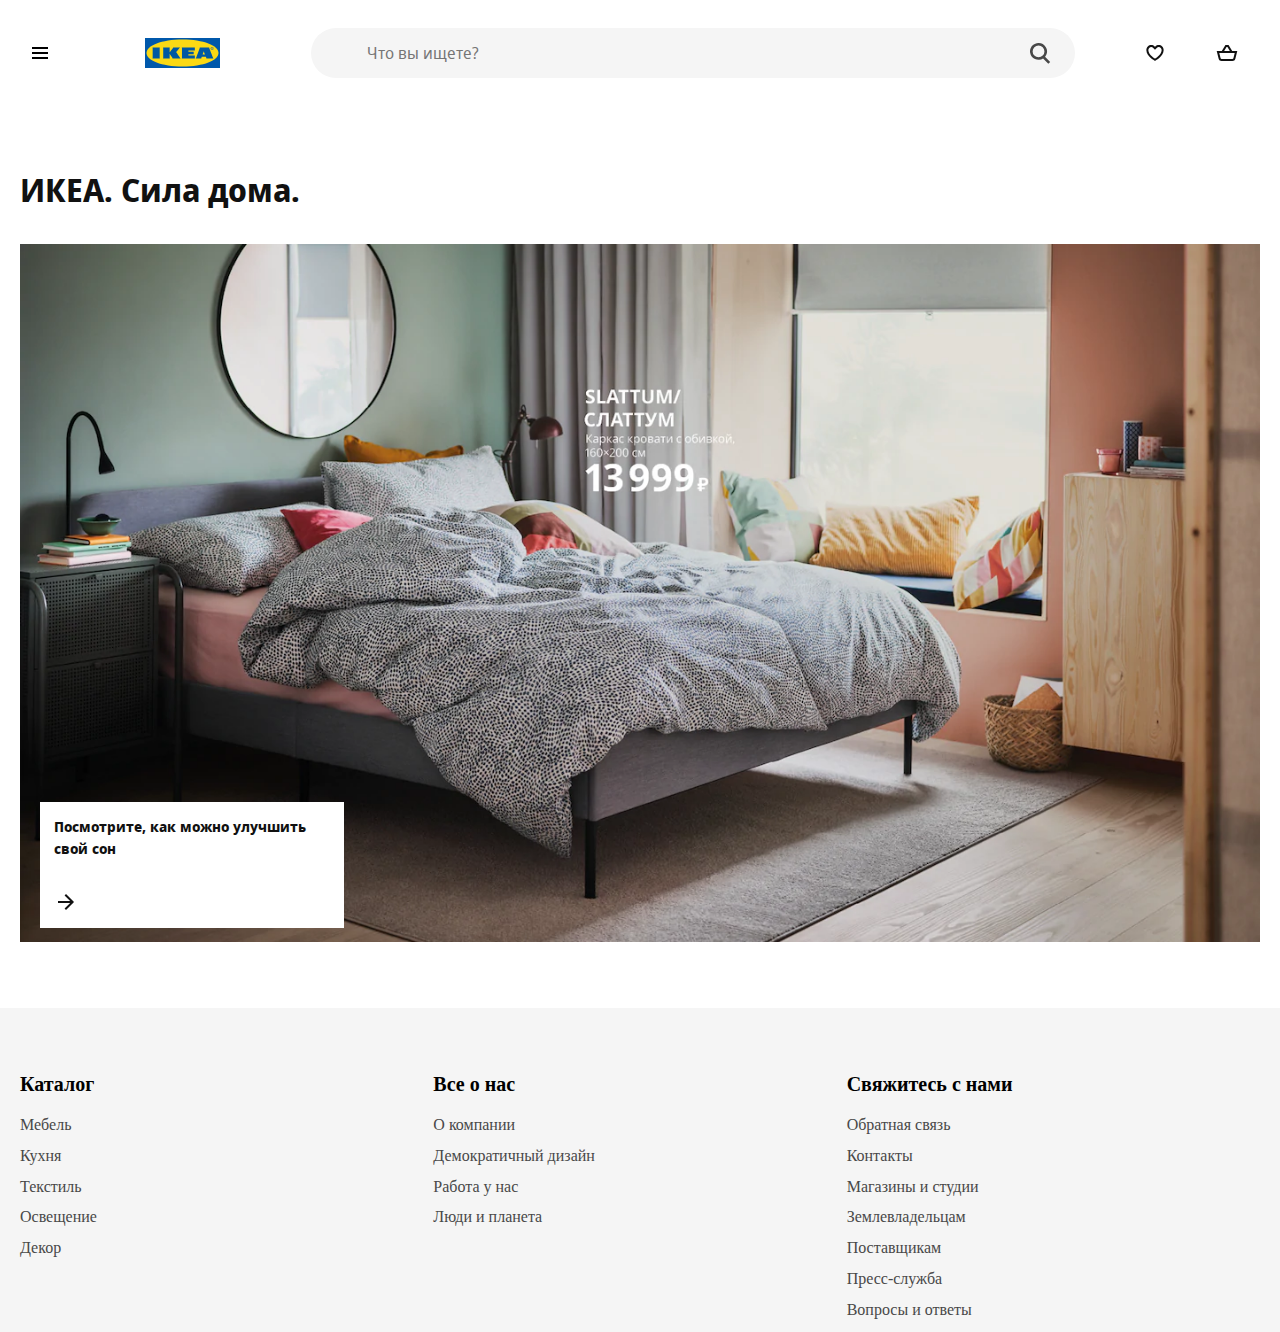
<file: index.html>
<!DOCTYPE html>
<html lang="en">
  <head>
    <meta charset="UTF-8" />
    <meta
      name="viewport"
      content="width=device-width, user-scalable=no, initial-scale=1.0, maximum-scale=1.0, minimum-scale=1.0"
    />
    <meta http-equiv="X-UA-Compatible" content="ie=edge" />
    <link
      rel="apple-touch-icon"
      sizes="180x180"
      href="favicon/apple-touch-icon.png"
    />
    <link
      rel="icon"
      type="image/png"
      sizes="32x32"
      href="favicon/favicon-32x32.png"
    />
    <link
      rel="icon"
      type="image/png"
      sizes="16x16"
      href="favicon/favicon-16x16.png"
    />
    <link
      rel="mask-icon"
      href="favicon/safari-pinned-tab.svg"
      color="#0058ab"
    />
    <meta name="msapplication-TileColor" content="#0058ab" />
    <meta name="theme-color" content="#0058ab" />
    <title>ИКЕА - официальный интернет-магазин мебели - IKEA</title>
    <link rel="stylesheet" href="styles/styles.css" />

    <script src="./script/index.js" defer type="module"></script>
  </head>
  <body>
    <main>
      <div class="container">
        <h1 class="main-header">ИКЕА. Сила дома.</h1>
        <aside class="offer">
          <a href="card.html#idd059">
            <picture>
              <source
                srcset="image/b47e07ee97fd5f9bf030d258d462a945.webp"
                type="image/webp"
              />
              <img
                src="image/b47e07ee97fd5f9bf030d258d462a945.jpg"
                alt="СЛАТТУМ"
              />
            </picture>
          </a>
          <a class="offer-extra" href="goods.html?subcat=Кровати">
            <p>Посмотрите, как можно улучшить свой сон</p>
            <svg
              focusable="false"
              viewBox="0 0 24 24"
              class="offer-arrow"
              aria-hidden="true"
            >
              <path
                fill-rule="evenodd"
                clip-rule="evenodd"
                d="M19.2937 12.7074L20.0008 12.0003L19.2938 11.2932L12.0008 3.99927L10.5865 5.41339L16.1727 11.0003H4V13.0003H16.1723L10.5855 18.5868L11.9996 20.0011L19.2937 12.7074Z"
              ></path>
            </svg>
          </a>
        </aside>
      </div>
    </main>
  </body>
</html>
</file>
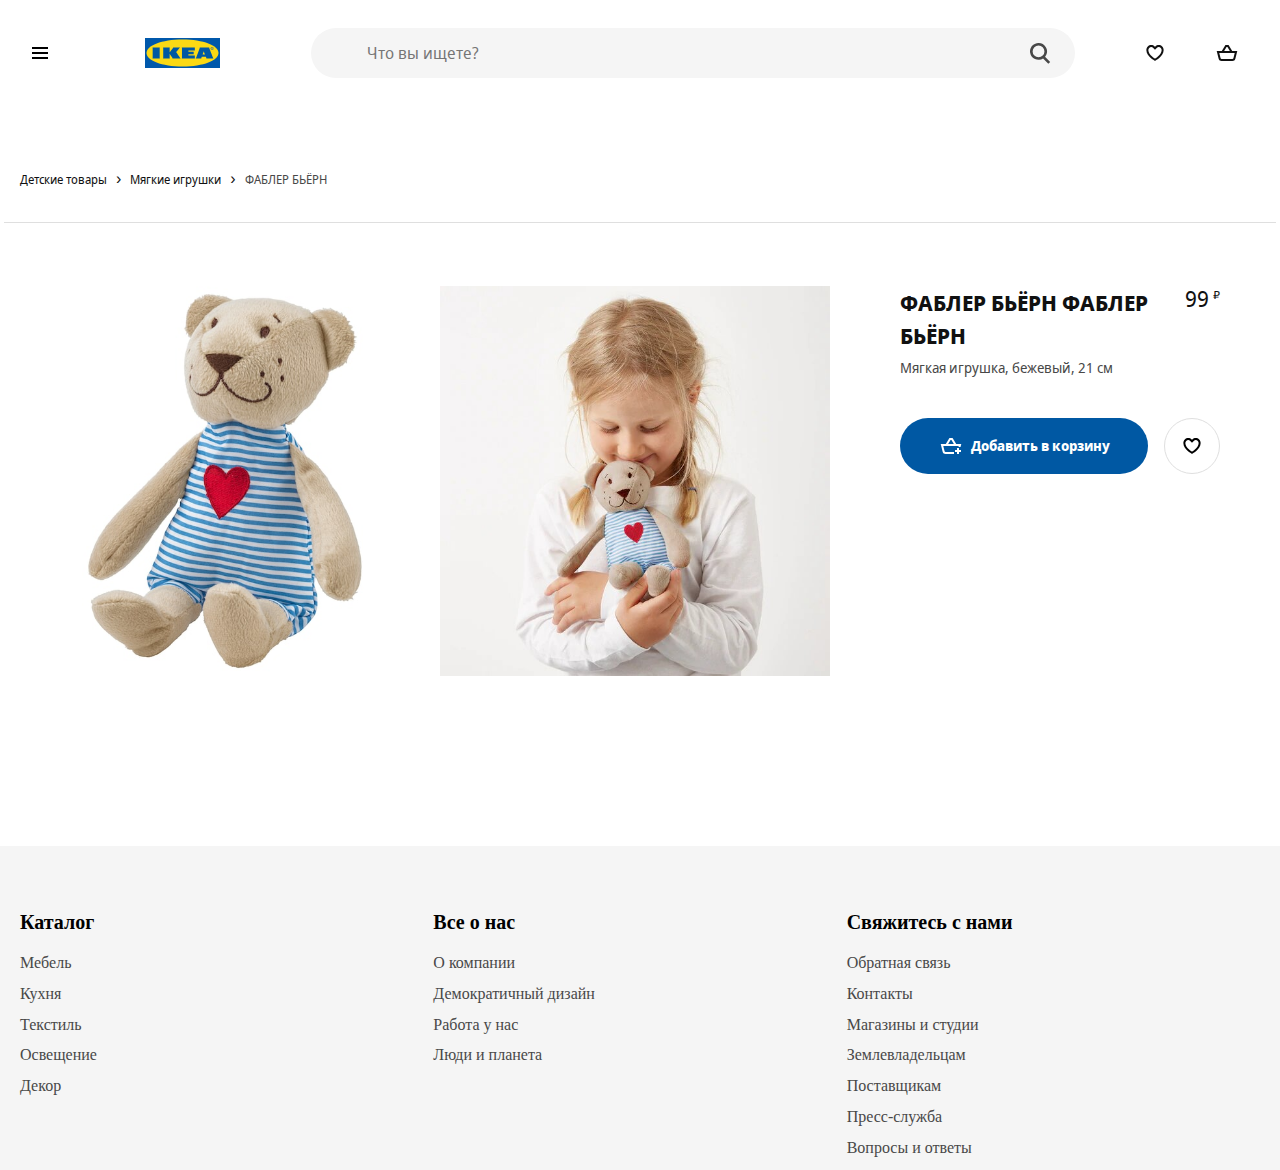
<file: card.html>
<!DOCTYPE html>
<html lang="en">
  <head>
    <meta charset="UTF-8" />
    <meta
      name="viewport"
      content="width=device-width, user-scalable=no, initial-scale=1.0, maximum-scale=1.0, minimum-scale=1.0"
    />
    <meta http-equiv="X-UA-Compatible" content="ie=edge" />
    <link
      rel="apple-touch-icon"
      sizes="180x180"
      href="favicon/apple-touch-icon.png"
    />
    <link
      rel="icon"
      type="image/png"
      sizes="32x32"
      href="favicon/favicon-32x32.png"
    />
    <link
      rel="icon"
      type="image/png"
      sizes="16x16"
      href="favicon/favicon-16x16.png"
    />
    <link
      rel="mask-icon"
      href="favicon/safari-pinned-tab.svg"
      color="#0058ab"
    />
    <meta name="msapplication-TileColor" content="#0058ab" />
    <meta name="theme-color" content="#0058ab" />
    <title>Детские игрушки - IKEA</title>
    <link rel="stylesheet" href="styles/styles.css" />

    <script src="./script/index.js" defer type="module"></script>
  </head>
  <body>
    <main>
      <div class="container">
        <div class="breadcrumb">
          <nav
            role="navigation"
            aria-label="Breadcrumb"
            class="breadcrumb__nav"
          >
            <ul class="breadcrumb__list">
              <li class="breadcrumb__list-item">
                <a href="goods.html?cat=Детские товары" class="breadcrumb__link"
                  ><span>Детские товары</span></a
                >
              </li>

              <li class="breadcrumb__list-item">
                <a href="goods.html?cat=Мягкие игрушки" class="breadcrumb__link"
                  ><span>Мягкие игрушки</span></a
                >
              </li>

              <li class="breadcrumb__list-item">
                <a href="#" class="breadcrumb__link"
                  ><span>ФАБЛЕР БЬЁРН</span></a
                >
              </li>
            </ul>
          </nav>
        </div>

        <div class="good wrapper">
          <div class="good-images">
            <div class="good-image__item">
              <img
                src="image/fabler-byorn-myagkaya-igrushka-bezhevyy__0710165_PE727396_S5.jpg"
                alt=""
              />
            </div>
            <div class="good-image__item">
              <img
                src="image/fabler-byorn-myagkaya-igrushka-bezhevyy__0876865_PE611124_S5.jpg"
                alt=""
              />
            </div>
          </div>
          <div class="good-item">
            <!-- not-in-stock - нет в наличии-->
            <p class="good-item__new">Новинка</p>

            <div class="good-item__section">
              <div>
                <h2 class="good-item__header">ФАБЛЕР БЬЁРН ФАБЛЕР БЬЁРН</h2>
                <p class="good-item__description">
                  Мягкая игрушка, бежевый, 21 см
                </p>
              </div>
              <p class="good-item__price">
                <span class="good-item__empty">Нет в наличии</span>
                <span class="good-item__price-value">99</span>
                <span class="good-item__currency">₽</span>
              </p>
            </div>
            <div class="good-item__buttons">
              <button type="button" class="btn btn-good" data-idd="idd001">
                <svg
                  focusable="false"
                  viewBox="0 0 24 24"
                  class="btn-good-svg"
                  aria-hidden="true"
                >
                  <path
                    fill-rule="evenodd"
                    clip-rule="evenodd"
                    d="M10.4372 4H10.9993H12.0003H12.9996H13.5616L13.8538 4.48014L17.2112 9.99713H21H22.2806L21.9702 11.2396L21.5303 13H19.4688L19.7194 11.9971H4.28079L5.59143 17.2397C5.70272 17.6848 6.1027 17.9971 6.56157 17.9971H15V19.9971H6.56157C5.18496 19.9971 3.98502 19.0602 3.65114 17.7247L2.02987 11.2397L1.71924 9.99713H3.00002H6.78793L10.145 4.48017L10.4372 4ZM12.4375 6L14.87 9.99713H9.12911L11.5614 6H12.0003H12.4375ZM17.9961 16V14H19.9961V16H21.9961V18H19.9961V20H17.9961V18H15.9961V16H17.9961Z"
                  ></path>
                </svg>

                <span class="btn-good__label">Добавить в корзину</span>
              </button>
              <button
                type="button"
                class="btn btn-add-wishlist"
                data-idd="idd001"
              >
                <svg
                  focusable="false"
                  viewBox="0 0 24 24"
                  class="btn-add-wishlist__svg"
                  aria-hidden="true"
                >
                  <path
                    fill-rule="evenodd"
                    clip-rule="evenodd"
                    d="M12.336 5.52055C14.2336 3.62376 17.3096 3.62401 19.2069 5.52129C20.2067 6.52115 20.6796 7.85005 20.6259 9.15761C20.6151 12.2138 18.4184 14.8654 16.4892 16.6366C15.4926 17.5517 14.5004 18.2923 13.7593 18.8036C13.3879 19.0598 13.0771 19.2601 12.8574 19.3973C12.7475 19.466 12.6601 19.519 12.5992 19.5555C12.5687 19.5737 12.5448 19.5879 12.5279 19.5978L12.5079 19.6094L12.502 19.6129L12.5001 19.614C12.5001 19.614 12.4989 19.6147 11.9999 18.748C11.501 19.6147 11.5005 19.6144 11.5005 19.6144L11.4979 19.6129L11.4919 19.6094L11.472 19.5978C11.4551 19.5879 11.4312 19.5737 11.4007 19.5555C11.3397 19.519 11.2524 19.466 11.1425 19.3973C10.9227 19.2601 10.612 19.0598 10.2405 18.8036C9.49947 18.2923 8.50726 17.5517 7.51063 16.6366C5.58146 14.8654 3.38477 12.2139 3.37399 9.15765C3.32024 7.85008 3.79314 6.52117 4.79301 5.52129C6.69054 3.62376 9.76704 3.62376 11.6646 5.52129L11.9993 5.856L12.3353 5.52129L12.336 5.52055ZM11.9999 18.748L11.5005 19.6144L11.9999 19.9019L12.4989 19.6147L11.9999 18.748ZM11.9999 17.573C12.1727 17.462 12.384 17.3226 12.6236 17.1573C13.3125 16.6821 14.2267 15.9988 15.1366 15.1634C17.0157 13.4381 18.6259 11.2919 18.6259 9.13506V9.11213L18.627 9.08922C18.6626 8.31221 18.3844 7.52727 17.7926 6.9355C16.6762 5.81903 14.866 5.81902 13.7495 6.9355L13.7481 6.93689L11.9965 8.68166L10.2504 6.9355C9.13387 5.81903 7.3237 5.81903 6.20722 6.9355C5.61546 7.52727 5.33724 8.31221 5.3729 9.08922L5.37395 9.11213V9.13507C5.37395 11.2919 6.98418 13.4381 8.86325 15.1634C9.77312 15.9988 10.6874 16.6821 11.3762 17.1573C11.6159 17.3226 11.8271 17.462 11.9999 17.573Z"
                  ></path>
                </svg>
              </button>
            </div>
          </div>
        </div>
      </div>
    </main>
  </body>
</html>
</file>
<file: styles/styles.css>
/*
* Prefixed by https://autoprefixer.github.io
* PostCSS: v7.0.29,
* Autoprefixer: v9.7.6
* Browsers: last 4 version
*/

@font-face {
  font-family: "Noto Sans";
  src: local("Noto Sans Display Regular"), local("NotoSansDisplay-Regular"),
    url("../fonts/Notosansdisplayregular.woff2") format("woff2"),
    url("../fonts/Notosansdisplayregular.woff") format("woff");
  font-weight: 400;
  font-style: normal;
}

@font-face {
  font-family: "Noto Sans";
  src: local("Noto Sans Display Italic"), local("NotoSansDisplay-Italic"),
    url("../fonts/Notosansdisplayitalic.woff2") format("woff2"),
    url("../fonts/Notosansdisplayitalic.woff") format("woff");
  font-weight: 400;
  font-style: italic;
}

@font-face {
  font-family: "Noto Sans";
  src: local("Noto Sans Display Bold"), local("NotoSansDisplay-Bold"),
    url("../fonts/Notosansdisplaybold.woff2") format("woff2"),
    url("../fonts/Notosansdisplaybold.woff") format("woff");
  font-weight: 700;
  font-style: normal;
}

@font-face {
  font-family: "Noto Sans";
  src: local("Noto Sans Display Bold Italic"),
    local("NotoSansDisplay-BoldItalic"),
    url("../fonts/Notosansdisplaybolditalic.woff2") format("woff2"),
    url("../fonts/Notosansdisplaybolditalic.woff") format("woff");
  font-weight: 700;
  font-style: italic;
}

html {
  -webkit-box-sizing: border-box;
  box-sizing: border-box;
}

*,
*::before,
*::after {
  -webkit-box-sizing: inherit;
  box-sizing: inherit;
}

body {
  min-width: 320px;
  margin: 0;

  background-color: #fff; /*под проект*/
  font-family: Noto Sans, Arial, sans-serif; /*в "" свой шрифт под проект*/

  font-size: 16px;
  color: #111;
  line-height: 1.5;
  -webkit-font-smoothing: subpixel-antialiased;
}

button,
input {
  font: inherit;
}

button {
  cursor: pointer;
}

img {
  max-width: 100%;
  width: 100%;
  height: auto;
}

a {
  text-decoration: none;
  color: inherit;
}

ul {
  list-style: none;
  padding: 0;
  margin: 0;
}

h1,
h2,
h3,
p {
  padding: 0;
  margin: 0;
}

/* container */

.container {
  max-width: 100rem;
  margin: 0 auto;
  padding: 0 1.25rem;
}

.visually-hidden {
  position: absolute !important;
  clip: rect(1px 1px 1px 1px);
  clip: rect(1px, 1px, 1px, 1px);
  padding: 0 !important;
  border: 0 !important;
  height: 1px !important;
  width: 1px !important;
  overflow: hidden;
}

/* при работе с float */

.clearfix::after {
  content: "";
  display: table;
  clear: both;
}

header {
  margin-bottom: 3.75rem;
}

.header {
  display: -ms-grid;
  display: grid;
  grid-gap: 1.25rem;
  -ms-grid-columns: 2fr 1.25rem 2fr 1.25rem 16fr 1.25rem 1fr 1.25rem 1fr;
  grid-template-columns: 2fr 2fr 16fr 1fr 1fr;
  -webkit-box-align: center;
  -ms-flex-align: center;
  align-items: center;
  padding: 1.75rem 0;
}

footer {
  background-color: #f5f5f5;
  margin-top: 3.75rem;
  padding: 3.75rem 0 0 0;
}

.footer {
  display: -ms-grid;
  display: grid;
  -ms-grid-columns: 1fr 1fr 1fr;
  grid-template-columns: 1fr 1fr 1fr;
}

.main-header {
  margin-bottom: 1.875rem;
}

.btn {
  background-color: transparent;
  outline: transparent;
  border-radius: 50%;
  width: 40px;
  height: 40px;
  display: -webkit-box;
  display: -ms-flexbox;
  display: flex;
  -webkit-box-align: center;
  -ms-flex-align: center;
  align-items: center;
  -webkit-box-pack: center;
  -ms-flex-pack: center;
  justify-content: center;
  border: 1px solid transparent;
}

.btn:hover {
  background-color: #f5f5f5;
  color: #111;
}

.svg-icon {
  fill: currentColor;
}

.logo {
  text-align: center;
  width: 75px;
  height: 30px;
}

.search {
  position: relative;
  -webkit-box-flex: 1;
  -ms-flex-positive: 1;
  flex-grow: 1;
  height: 50px;
  margin: 0 40px;
}

.search-input {
  -webkit-appearance: none;
  -moz-appearance: none;
  appearance: none;
  background-color: #f5f5f5;
  display: block;
  appearance: none;
  width: 100%;
  height: 100%;
  padding: 0.5rem 3.5rem;
  margin: 0 auto;
  line-height: 1.5;
  border: 0;
  border-radius: 50em;
  outline: 0;
  -webkit-box-shadow: none;
  box-shadow: none;
  -webkit-transition: background 0.2s;
  -o-transition: background 0.2s;
  transition: background 0.2s;
}

.search-btn {
  position: absolute;
  top: 0.9rem;
  right: 0.9rem;
  background-image: url("data:image/svg+xml;charset=utf-8,%3Csvg width='16' height='17' fill='%23484848' xmlns='http://www.w3.org/2000/svg'%3E%3Cpath fill-rule='evenodd' clip-rule='evenodd' d='M6.5 11a4.5 4.5 0 110-9 4.5 4.5 0 010 9zm4.968-.307a6.5 6.5 0 10-1.514 1.315l3.996 3.996 1.414-1.414-3.896-3.897z'/%3E%3C/svg%3E");
  background-repeat: no-repeat;
  background-size: contain;
  width: 2.5rem;
  height: 1.5rem;
  background-position: center;
}

.offer {
  position: relative;
}

.offer-extra {
  position: absolute;
  padding: 0.9rem;
  color: #111;
  left: 1.25rem;
  bottom: 1.25rem;
  display: -webkit-box;
  display: -ms-flexbox;
  display: flex;
  background: #fff;
  -webkit-box-orient: vertical;
  -webkit-box-direction: normal;
  -ms-flex-direction: column;
  flex-direction: column;
  -webkit-box-align: start;
  -ms-flex-align: start;
  align-items: flex-start;
  max-width: 19rem;
  min-width: 13rem;
  font-size: 0.9rem;
  line-height: 1.5;
  font-weight: bold;
  word-break: break-word;
}

.offer-arrow {
  display: inline-block;
  height: 1.5rem;
  width: 1.5rem;
  vertical-align: middle;
  fill: currentColor;
  margin-top: 1.875rem;
}

.footer-header {
  line-height: 2rem;
  font-size: 1.25rem;
  padding: 0 0 1rem 0;
}

.footer-list {
  margin-bottom: 0.8rem;
}

.footer-list > a {
  color: #484848;
}

.footer-list > a:hover {
  color: #111;
  text-decoration: underline;
}

.catalog {
  position: fixed;
  z-index: 999;
  top: 0;
  left: -100%;
  bottom: 0;
  background-color: #fff;
  overflow-y: auto;
  overflow-x: hidden;
  -webkit-transition: left 0.2s 0s;
  -o-transition: left 0.2s 0s;
  transition: left 0.2s 0s;
  width: 20rem;
  padding: 6rem 4rem 3rem;
}

.catalog.open {
  left: 0;
}

.catalog-btn {
  position: absolute;
  top: 3rem;
  left: 3rem;
}

.catalog-list__item,
.subcatalog-list__item {
  cursor: pointer;
  color: #111;
}

.catalog-list__item a,
.subcatalog-list__item a {
  text-decoration: underline;
  display: block;
}

.catalog-list__item a {
  padding: 0.5rem 1.5rem 0.5rem 0;
}

.subcatalog-list__item a {
  padding: 0.5rem 0;
}

.catalog-list__item:hover a,
.subcatalog-list__item:hover a {
  text-decoration: underline;
}

.catalog-list__item.active {
  background-repeat: no-repeat;
  background-position: right 0 center;
  background-image: url('data:image/svg+xml;utf8,<svg width="24" height="24" viewBox="0 0 24 24" fill="none" xmlns="http://www.w3.org/2000/svg"><path fill-rule="evenodd" clip-rule="evenodd" d="M15.5996 11.9999L9.81456 17.7857L8.40026 16.3716L12.7714 11.9999L8.40026 7.62823L9.81457 6.21411L15.5996 11.9999Z" fill="%23959595"/></svg>');
}

.subcatalog {
  position: fixed;
  z-index: 998;
  top: 0;
  left: -100%;
  bottom: 0;
  background-color: #fff;
  overflow-y: auto;
  overflow-x: hidden;
  -webkit-transition: left, right 0.2s 0s;
  -o-transition: left, right 0.2s 0s;
  transition: left, right 0.2s 0s;
  width: 25rem;
  padding: 6rem 4rem 3rem;
  border-left: 2px solid #ccc;
}

.subcatalog.subopen {
  left: 20rem;
  display: block;
}

.overlay {
  display: block;
  position: fixed;
  z-index: 899;
  top: 0;
  bottom: 0;
  right: 0;
  left: 0;
  background-color: black;
  -webkit-transition: all 0.2s ease;
  -o-transition: all 0.2s ease;
  transition: all 0.2s ease;
  opacity: 0;
  pointer-events: none;
}

.overlay.active {
  opacity: 0.25;
  pointer-events: all;
}

.wrapper {
  position: relative;
  margin-top: 4rem;
}

.wrapper:before {
  content: "";
  width: calc(100% + 2rem);
  display: block;
  position: absolute;
  top: -2rem;
  z-index: 99;
  margin: 0 -1rem;
  border-bottom: 1px solid #dfdfdf;
}

.good {
  display: -ms-grid;
  display: grid;
  -ms-grid-columns: minmax(0, 1fr) 1.25rem minmax(0, 1fr) 1.25rem minmax(0, 1fr)
    1.25rem minmax(0, 1fr) 1.25rem minmax(0, 1fr) 1.25rem minmax(0, 1fr) 1.25rem
    minmax(0, 1fr) 1.25rem minmax(0, 1fr) 1.25rem minmax(0, 1fr) 1.25rem
    minmax(0, 1fr) 1.25rem minmax(0, 1fr) 1.25rem minmax(0, 1fr);
  grid-template-columns: repeat(12, minmax(0, 1fr));
  grid-column-gap: 1.25rem;
  padding-top: 2rem;
}

.good-images {
  display: -webkit-box;
  display: -ms-flexbox;
  display: flex;
  -ms-flex-wrap: wrap;
  flex-wrap: wrap;
  -ms-grid-column: 1;
  grid-column-start: 1;
  -ms-grid-column-span: 8;
  grid-column-end: 9;
  -ms-flex-pack: distribute;
  justify-content: space-around;
}

.good-image__item {
  width: calc(50% - 1.25rem);
  margin-left: 0.625rem;
  margin-right: 0.625rem;
  min-height: 500px;
}

.good-item {
  -ms-grid-column: 9;
  grid-column-start: 9;
  -ms-grid-column-span: 4;
  grid-column-end: 13;
  padding: 0 2.5rem;
}

.good-item__section {
  margin-bottom: 2.5rem;
}

.good-item__new {
  display: none;
}

.good-item__empty {
  display: none;
}

.not-in-stock .good-item__empty {
  display: block;
}

.not-in-stock .btn-good {
  display: none;
}

.good-item__header {
  font-size: 1.375rem;
  line-height: 1.5;
  font-weight: 700;
  text-transform: uppercase;
  margin-bottom: 0.3rem;
}

.good-item__description {
  line-height: 1.5;
  letter-spacing: 0;
  font-weight: 400;
  color: #484848;
  font-size: 0.875rem;
}

.good-item__price {
  white-space: nowrap;
  text-align: right;
}

.good-item__section {
  display: -webkit-box;
  display: -ms-flexbox;
  display: flex;
  -webkit-box-pack: justify;
  -ms-flex-pack: justify;
  justify-content: space-between;
}

.good-item__price-value {
  line-height: 1.1875;
  font-size: 1.375rem;
}

.good-item__currency {
  line-height: 0.9;
  font-size: 0.6875rem;
  vertical-align: text-top;
}

.not-in-stock .good-item__price-value,
.not-in-stock .good-item__currency {
  display: none;
}

.good-item__buttons {
  display: -webkit-box;
  display: -ms-flexbox;
  display: flex;
  -webkit-box-pack: justify;
  -ms-flex-pack: justify;
  justify-content: space-between;
  -webkit-box-align: center;
  -ms-flex-align: center;
  align-items: center;
  width: 100%;
}

.btn-good {
  margin-right: 1rem;
  -webkit-box-flex: 1;
  -ms-flex-positive: 1;
  flex-grow: 1;
  -ms-flex-negative: 1;
  flex-shrink: 1;
  position: relative;
  background: #0058a3;
  color: #fff;
  border-radius: 52px;
  padding: 0 2rem;
  display: -webkit-box;
  display: -ms-flexbox;
  display: flex;
  height: 3.5rem;
  -webkit-box-align: center;
  -ms-flex-align: center;
  align-items: center;
}

.btn-good-svg {
  margin-right: 0.5rem;
  vertical-align: top;
  -ms-flex-negative: 0;
  flex-shrink: 0;
  display: inline-block;
  height: 1.5rem;
  width: 1.5rem;
  fill: #fff;
}

.btn-good:hover {
  color: #0058a3;
}

.btn-good:hover .btn-good-svg {
  fill: #0058a3;
}

.btn-good__label {
  text-align: center;
  border: 0;
  font-weight: 700;
  font-size: 0.875rem;
  line-height: 1.42857;
}

.btn-add-wishlist {
  background: rgba(0, 0, 0, 0);
  color: #111;
  border-radius: 40px;
  padding: 0 0.9375rem;
  border: 1px solid #dfdfdf;
  height: 3.5rem;
  width: 3.5rem;
  margin-left: auto;
}

.btn-add-wishlist__svg {
  height: 1.5rem;
  width: 1.5rem;
}

.btn-add-wishlist:hover .btn-add-wishlist__svg {
  fill: red;
}

.btn-add-wishlist.contains-wishlist .btn-add-wishlist__svg {
  fill: red;
}

.btn-add-wishlist:hover.contains-wishlist .btn-add-wishlist__svg {
  fill: black;
}

.goods-list {
  display: -ms-grid;
  display: grid;
  grid-gap: 1.25rem;
  grid-template-columns: repeat(4, 1fr);
}

.goods-list__item {
  margin-bottom: 2rem;
}

.goods-item {
  position: relative;
  display: -webkit-box;
  display: -ms-flexbox;
  display: flex;
  -webkit-box-orient: vertical;
  -webkit-box-direction: normal;
  -ms-flex-direction: column;
  flex-direction: column;
  -webkit-box-pack: justify;
  -ms-flex-pack: justify;
  justify-content: space-between;
  height: 100%;
}

.goods-item__img {
  height: 380px;
  display: table-cell;
  vertical-align: middle;
}

.btn-add-card {
  position: absolute;
  opacity: 0;
  -webkit-transition: opacity 0.2s 0s;
  -o-transition: opacity 0.2s 0s;
  transition: opacity 0.2s 0s;
  right: 1rem;
  bottom: 0.5rem;
  background-color: rgb(0, 88, 163);
  border: 1px solid rgb(0, 88, 163);
  background-repeat: no-repeat;
  background-position: center;
  background-image: url("data:image/svg+xml;utf8,<svg width='24' height='24' xmlns='http://www.w3.org/2000/svg' viewBox='0 0 24 24'><path fill-rule='evenodd' clip-rule='evenodd' d='M10.4372 4H10.9993H12.0003H12.9996H13.5616L13.8538 4.48014L17.2112 9.99713H21H22.2806L21.9702 11.2396L21.5303 13H19.4688L19.7194 11.9971H4.28079L5.59143 17.2397C5.70272 17.6848 6.1027 17.9971 6.56157 17.9971H15V19.9971H6.56157C5.18496 19.9971 3.98502 19.0602 3.65114 17.7247L2.02987 11.2397L1.71924 9.99713H3.00002H6.78793L10.145 4.48017L10.4372 4ZM12.4375 6L14.87 9.99713H9.12911L11.5614 6H12.0003H12.4375ZM17.9961 16V14H19.9961V16H21.9961V18H19.9961V20H17.9961V18H15.9961V16H17.9961Z' fill='white' /></svg>");
}

.btn-add-card:hover {
  background-color: rgb(255, 255, 255);
  background-image: url("data:image/svg+xml;utf8,<svg width='24' height='24' xmlns='http://www.w3.org/2000/svg' viewBox='0 0 24 24'><path fill-rule='evenodd' clip-rule='evenodd' d='M10.4372 4H10.9993H12.0003H12.9996H13.5616L13.8538 4.48014L17.2112 9.99713H21H22.2806L21.9702 11.2396L21.5303 13H19.4688L19.7194 11.9971H4.28079L5.59143 17.2397C5.70272 17.6848 6.1027 17.9971 6.56157 17.9971H15V19.9971H6.56157C5.18496 19.9971 3.98502 19.0602 3.65114 17.7247L2.02987 11.2397L1.71924 9.99713H3.00002H6.78793L10.145 4.48017L10.4372 4ZM12.4375 6L14.87 9.99713H9.12911L11.5614 6H12.0003H12.4375ZM17.9961 16V14H19.9961V16H21.9961V18H19.9961V20H17.9961V18H15.9961V16H17.9961Z' fill='rgb(0, 88, 163)' /></svg>");
}

.goods-item:hover .btn-add-card {
  opacity: 1;
}

.goods-item__header {
  margin-top: auto;
  margin-bottom: 1rem;
}

.goods-item__new {
  line-height: 1.42857;
  color: #ca5008;
  font-weight: 700;
  font-size: 0.8rem;
}

.goods-item__link {
  display: block;
  height: 100%;
}

.goods-item__description {
  margin-bottom: 1rem;
  font-size: 0.875rem;
  line-height: 1.42857;
}

.goods-item__price {
  min-height: calc(40px + 0.5rem);
  padding-bottom: 0.5rem;
  font-weight: 700;
}

.goods-item__price-value {
  font-size: 1.375rem;
}

.goods-item__currency {
  line-height: 0.9;
  font-size: 0.6875rem;
  vertical-align: text-top;
}

.breadcrumb__list-item {
  display: inline;
}

.breadcrumb__list-item:after {
  content: "\0203A";
  display: inline;
  margin: 0 0.3125rem;
  font-size: 1rem;
  line-height: 1.125;
}

.breadcrumb__list-item:last-child:after {
  content: "";
}

.breadcrumb__link {
  font-size: 0.75rem;
  line-height: 1.5;
  font-weight: 400;
  vertical-align: middle;
}

.breadcrumb__list-item:last-child .breadcrumb__link {
  color: #484848;
  pointer-events: none;
  cursor: auto;
}

.cart-wrapper {
  max-width: 768px;
}

.cart-header {
  text-align: center;
}

.product {
  display: -ms-grid;
  display: grid;
  -ms-grid-columns: 152px 4fr 6fr;
  grid-template-columns: 152px 4fr 6fr;
  -ms-grid-rows: auto;
  grid-template-rows: auto;
  font-size: 0.81rem;
  line-height: 1.385;
}

.product > *:nth-child(1) {
  -ms-grid-row: 1;
  -ms-grid-column: 1;
}

.product > *:nth-child(2) {
  -ms-grid-row: 1;
  -ms-grid-column: 2;
}

.product > *:nth-child(3) {
  -ms-grid-row: 1;
  -ms-grid-column: 3;
}

.product__image-container {
  -ms-grid-column: 1;
  grid-column: 1;
  -ms-grid-row: 1;
  -ms-grid-row-span: 2;
  grid-row: 1/3;
  padding-right: 1rem;
}

.product__description {
  -ms-grid-column: 2;
  grid-column: 2;
  -ms-grid-row: 1;
  grid-row: 1;
}

.product__name {
  font-size: 1.2rem;
  margin-bottom: 0.5rem;
  font-weight: 700;
  text-transform: uppercase;
  word-break: break-word;
}

.product__prices {
  -ms-grid-column: 3;
  grid-column: 3;
  -ms-grid-row: 1;
  grid-row: 1;
  text-align: right;
  padding-top: 0;
}

.product__controls {
  -ms-grid-column: 3;
  grid-column: 3;
  -ms-grid-row: 2;
  grid-row: 2;
  margin-top: 0.5rem;
  display: -webkit-box;
  display: -ms-flexbox;
  display: flex;
  -webkit-box-pack: end;
  -ms-flex-pack: end;
  justify-content: flex-end;
}

.btn-remove {
  color: #444;
  border-color: #666;
  border-radius: unset;
}

.product__total {
  font-weight: 700;
  font-size: 1.06rem;
  line-height: 1.2;
}

.product-controls__remove {
  width: 12.5%;
}

.product-controls__quantity {
  width: 25%;
  margin-left: 0.5rem;
}

.cart-header {
  margin-bottom: 3rem;
}

.cart-item {
  margin-bottom: 2rem;
}

.cart-total {
  display: -webkit-box;
  display: -ms-flexbox;
  display: flex;
  -webkit-box-pack: justify;
  -ms-flex-pack: justify;
  justify-content: space-between;
  padding: 0.35rem 0;
  font-weight: 700;
  font-size: 14px;
  text-align: initial;
  border: dashed #cacaca;
  border-width: 1px 0;
}

.cart-checkout {
  color: #ffffff;
  padding: 12px 62px;
  background-color: #3a6e9f;
  border: none;
  display: block;
  margin: 1rem auto;
}

.cart-form {
  margin: 1rem 0;
  text-align: center;
}

.cart-form label {
  display: block;
  margin: 1rem;
}

select {
  width: 100%;
  max-width: 352px;
  height: 40px;
  margin: 0;
  padding: 0 10px;
  border: 1px solid #666;
  border-radius: 2px;
  background: #fff url(../image/chevron-down-thin-24.1667eab2.svg) no-repeat
    right 8px center/1.5rem;
  -webkit-appearance: none;
  -moz-appearance: none;
  appearance: none;
  font-size: 1rem;
  line-height: 1.15;
  font-family: inherit;
  text-transform: none;
}

@media (max-width: 1200px) {
  .goods-list {
    grid-template-columns: repeat(3, 1fr);
  }
}

@media (max-width: 768px) {
  .goods-list {
    grid-template-columns: repeat(2, 1fr);
  }

  .header {
    -ms-grid-columns: 1fr 1.25rem 4fr 1.25rem 1fr 1.25rem 1fr;
    grid-template-columns: 1fr 2fr 1fr 1fr;
    -ms-grid-rows: auto 1.25rem auto 1.25rem auto;
    grid-template-areas: "burger logo wishlist cart" "main main . sidebar" "footer footer footer footer";
  }

  .btn-burger {
    grid-area: burger;
  }

  .logo {
    grid-area: logo;
  }

  .btn-wishlist {
    grid-area: wishlist;
  }

  .btn-cart {
    grid-area: cart;
  }

  .search {
    grid-area: search;
    -ms-grid-row: 2;
    grid-row: 2;
    -ms-grid-column-span: 5;
    grid-column-end: 6;
    -ms-grid-column: 1;
    grid-column-start: 1;
    margin: 0;
  }

  .footer {
    -ms-grid-rows: auto;
    grid-template-rows: auto;
    -webkit-box-pack: center;
    -ms-flex-pack: center;
    justify-content: center;
    grid-template-areas: "catalog" "about" "connection";
    -ms-grid-columns: 300px;
    grid-template-columns: 300px;
  }

  .footer-catalog {
    grid-area: catalog;
    margin-bottom: 50px;
  }

  .footer-about {
    grid-area: about;
    margin-bottom: 50px;
  }

  .footer-connection {
    grid-area: connection;
    margin-bottom: 50px;
  }

  .catalog {
    width: 50%;
  }

  .subcatalog {
    width: 50%;
    left: auto;
    right: -100%;
  }

  .subcatalog.subopen {
    right: 0;
    left: auto;
  }
}

@media (max-width: 768px) {
  .footer-catalog {
    -ms-grid-row: 1;
    -ms-grid-column: 1;
  }

  .footer-about {
    -ms-grid-row: 2;
    -ms-grid-column: 1;
  }

  .footer-connection {
    -ms-grid-row: 3;
    -ms-grid-column: 1;
  }
}

@media (max-width: 768px) {
  .btn-burger {
    -ms-grid-row: 1;
    -ms-grid-column: 1;
  }

  .logo {
    -ms-grid-row: 1;
    -ms-grid-column: 3;
  }

  .btn-wishlist {
    -ms-grid-row: 1;
    -ms-grid-column: 5;
  }

  .btn-cart {
    -ms-grid-row: 1;
    -ms-grid-column: 7;
  }
}

@media (max-width: 576px) {
  .goods-list {
    -ms-grid-columns: 1fr;
    grid-template-columns: 1fr;
  }

  .catalog {
    width: 100%;
  }

  .subcatalog {
    z-index: 999;
    width: 100%;
  }

  .subcatalog.subopen {
    right: 0;
  }
}
</file>
